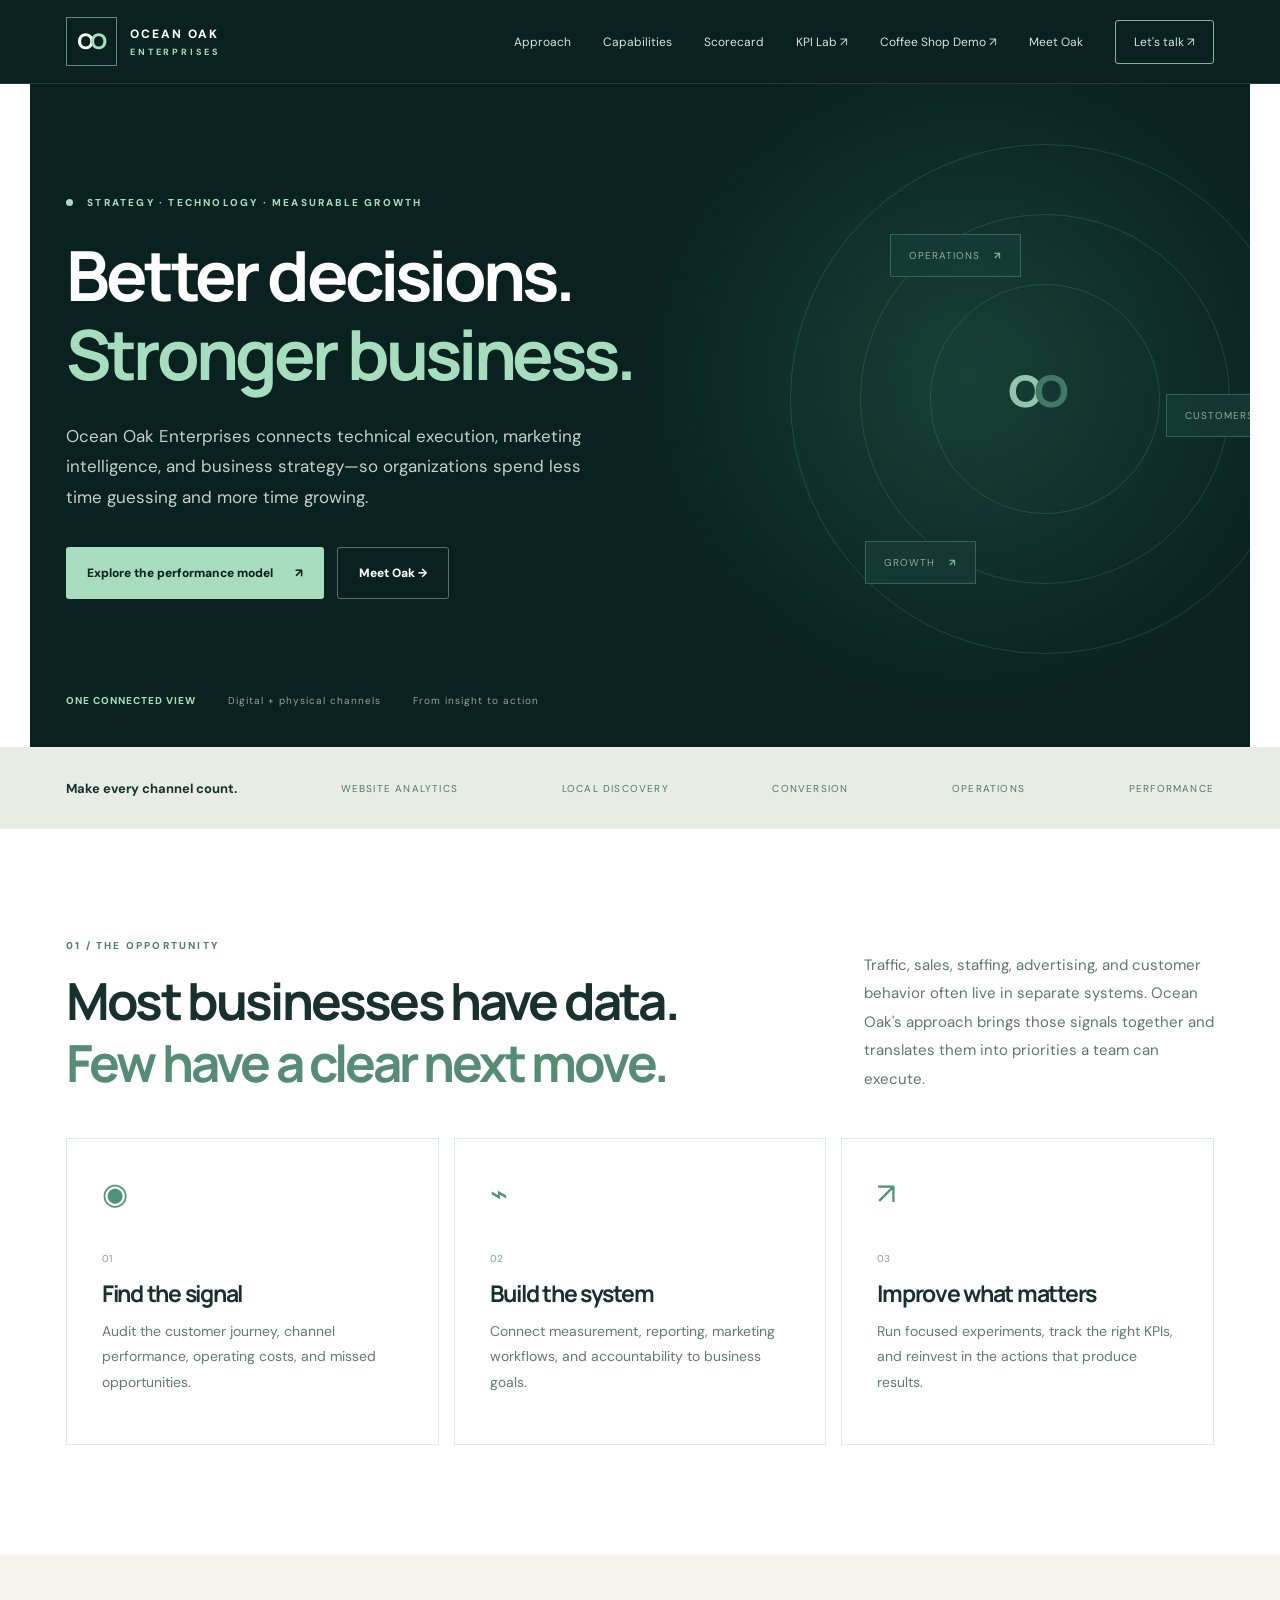
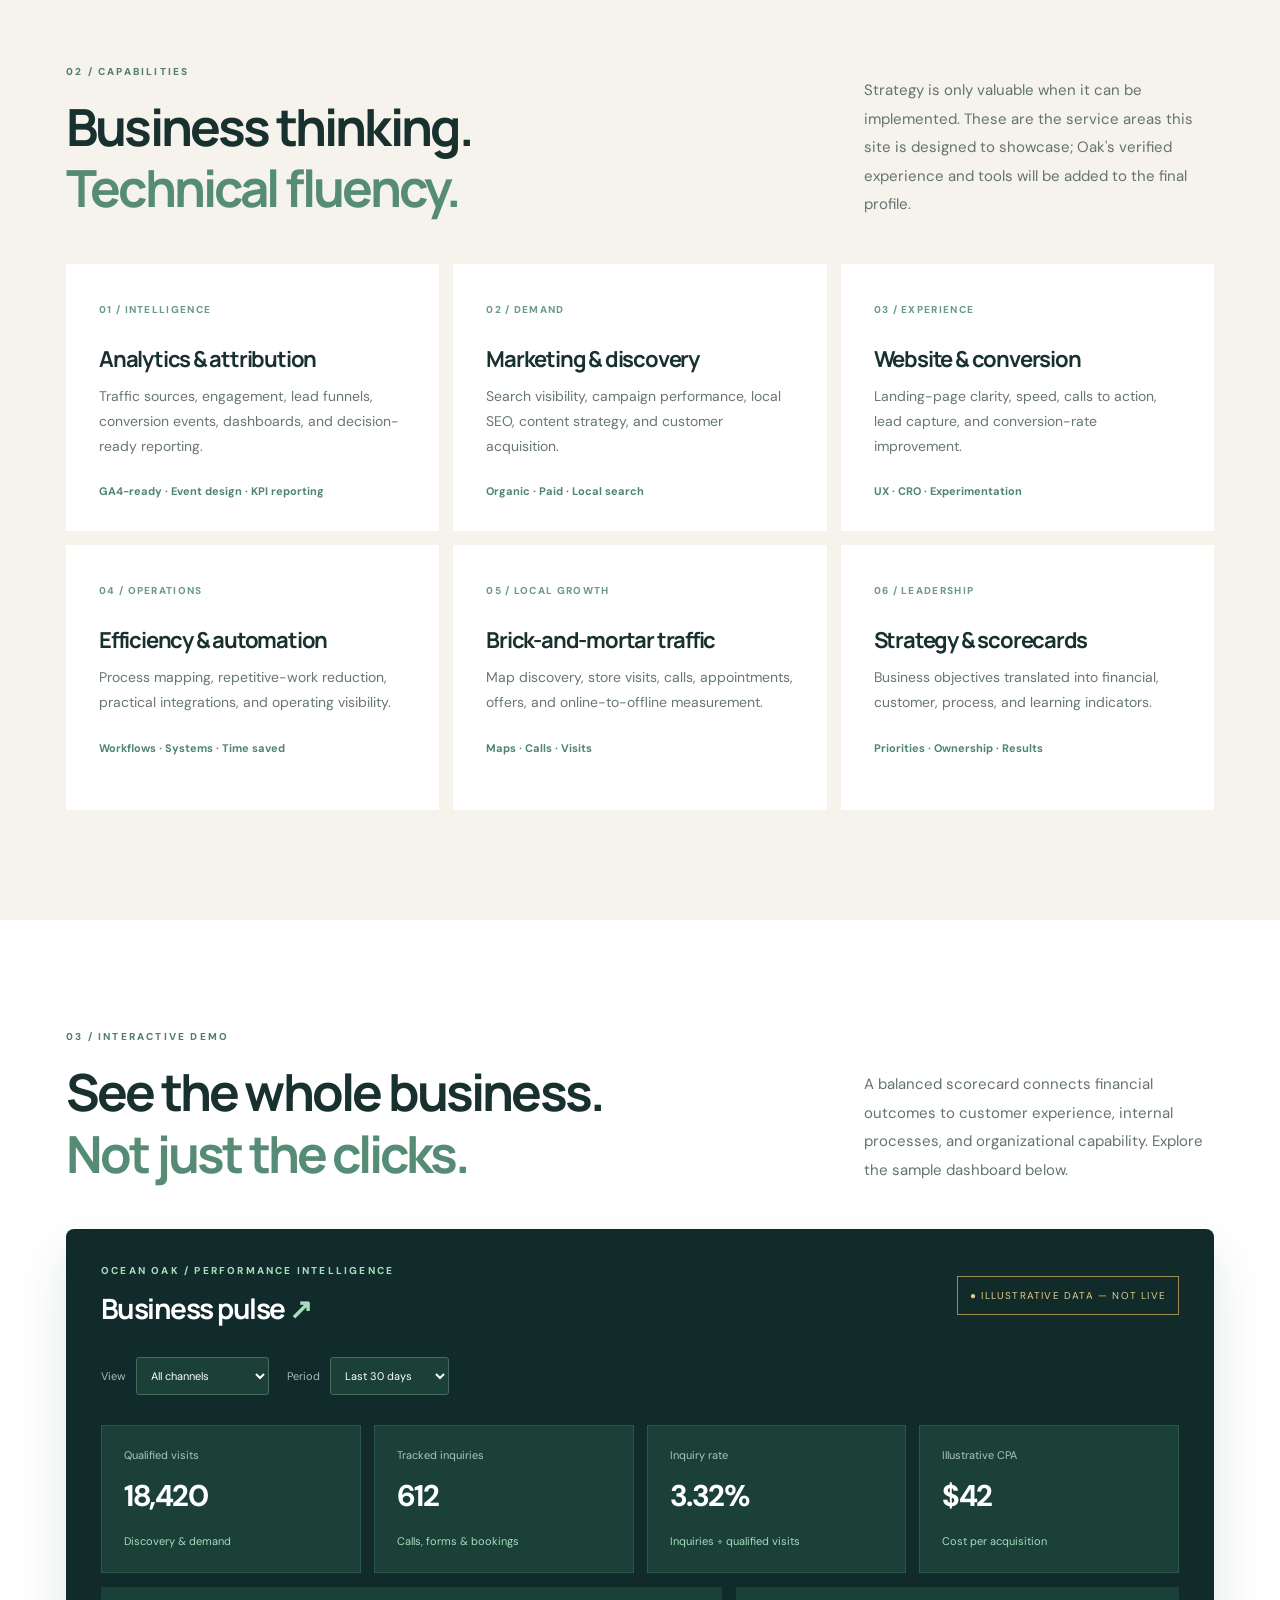
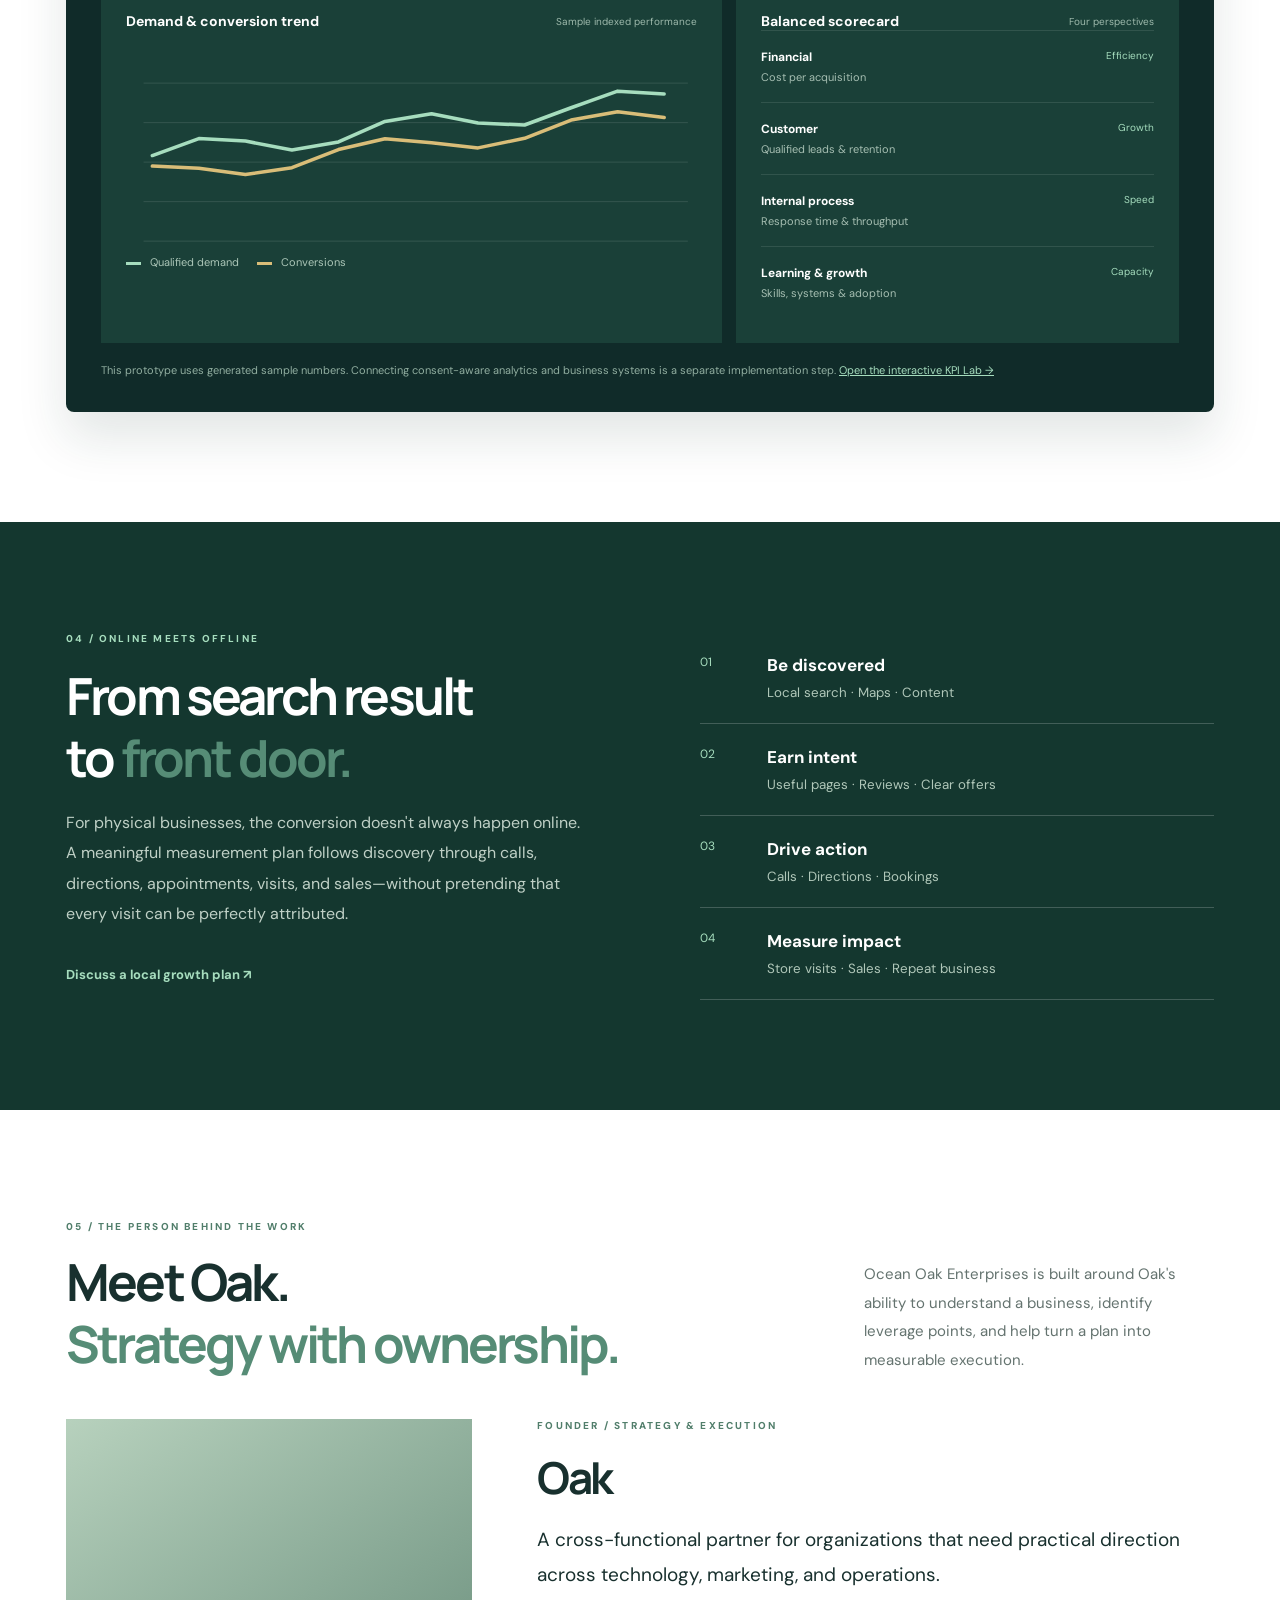
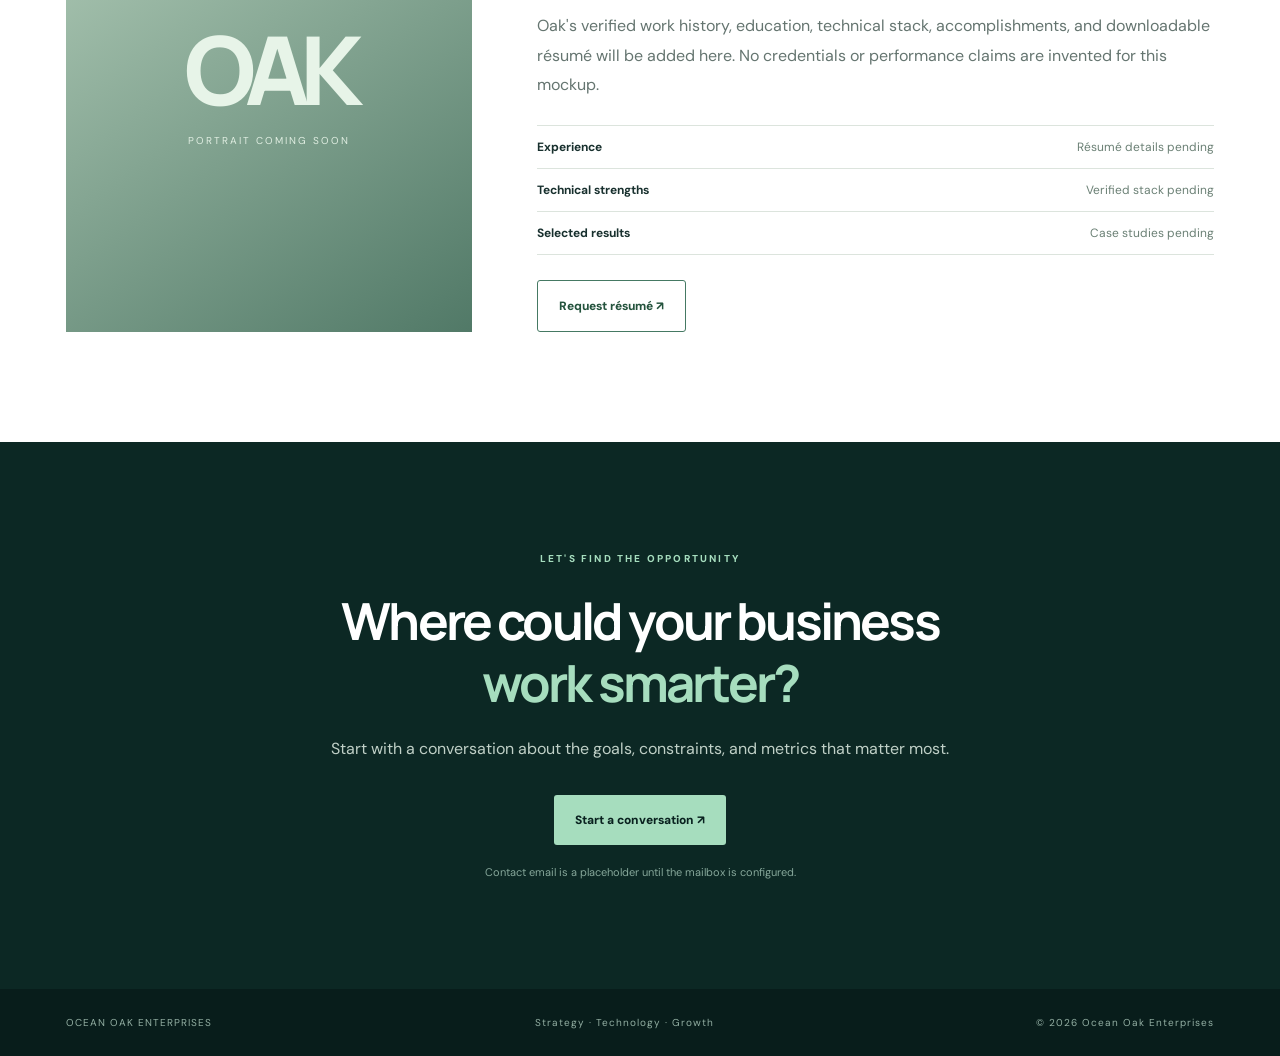
<file: index.html>
<!doctype html>
<html lang="en"><head><meta charset="utf-8"><meta name="viewport" content="width=device-width,initial-scale=1"><meta name="theme-color" content="#102c29"><meta name="description" content="Ocean Oak Enterprises helps businesses connect strategy, marketing, analytics and operational performance."><title>Ocean Oak Enterprises | Strategy into measurable growth</title><link rel="stylesheet" href="styles.css"></head>
<body><header class="top"><a class="brand" href="#top"><span class="brandmark">O<span>O</span></span><span>OCEAN OAK <small>ENTERPRISES</small></span></a><nav aria-label="Main navigation"><a href="#approach">Approach</a><a href="#capabilities">Capabilities</a><a href="#scorecard">Scorecard</a><a href="kpi.html">KPI Lab ↗</a><a href="coffee.html">Coffee Shop Demo ↗</a><a href="#oak">Meet Oak</a><a class="navcta" href="#contact">Let's talk ↗</a></nav><button class="menu" aria-label="Toggle menu" aria-expanded="false">☰</button></header>
<main id="top"><section class="hero wrap"><div class="eyebrow"><span class="dot"></span> STRATEGY · TECHNOLOGY · MEASURABLE GROWTH</div><h1>Better decisions.<br><em>Stronger business.</em></h1><p class="lede">Ocean Oak Enterprises connects technical execution, marketing intelligence, and business strategy—so organizations spend less time guessing and more time growing.</p><div class="actions"><a class="button primary" href="#scorecard">Explore the performance model <span>↗</span></a><a class="button ghost" href="#oak">Meet Oak →</a></div><div class="hero-foot"><span>ONE CONNECTED VIEW</span><span>Digital + physical channels</span><span>From insight to action</span></div><div class="hero-art" aria-hidden="true"><div class="orbit o1"></div><div class="orbit o2"></div><div class="orbit o3"></div><div class="center-symbol">O<span>O</span></div><div class="float f1">OPERATIONS <b>↗</b></div><div class="float f2">CUSTOMERS <b>↗</b></div><div class="float f3">GROWTH <b>↗</b></div></div></section>
<section class="strip"><div class="wrap strip-inner"><strong>Make every channel count.</strong><span>WEBSITE ANALYTICS</span><span>LOCAL DISCOVERY</span><span>CONVERSION</span><span>OPERATIONS</span><span>PERFORMANCE</span></div></section>
<section class="section wrap" id="approach"><div class="section-head"><div><div class="eyebrow dark">01 / THE OPPORTUNITY</div><h2>Most businesses have data.<br><em>Few have a clear next move.</em></h2></div><p>Traffic, sales, staffing, advertising, and customer behavior often live in separate systems. Ocean Oak's approach brings those signals together and translates them into priorities a team can execute.</p></div><div class="three"><article class="feature"><div class="icon">◉</div><span>01</span><h3>Find the signal</h3><p>Audit the customer journey, channel performance, operating costs, and missed opportunities.</p></article><article class="feature"><div class="icon">⌁</div><span>02</span><h3>Build the system</h3><p>Connect measurement, reporting, marketing workflows, and accountability to business goals.</p></article><article class="feature"><div class="icon">↗</div><span>03</span><h3>Improve what matters</h3><p>Run focused experiments, track the right KPIs, and reinvest in the actions that produce results.</p></article></div></section>
<section class="section cream" id="capabilities"><div class="wrap"><div class="section-head"><div><div class="eyebrow dark">02 / CAPABILITIES</div><h2>Business thinking.<br><em>Technical fluency.</em></h2></div><p>Strategy is only valuable when it can be implemented. These are the service areas this site is designed to showcase; Oak's verified experience and tools will be added to the final profile.</p></div><div class="cap-grid"><article><span>01 / INTELLIGENCE</span><h3>Analytics & attribution</h3><p>Traffic sources, engagement, lead funnels, conversion events, dashboards, and decision-ready reporting.</p><div class="tags">GA4-ready · Event design · KPI reporting</div></article><article><span>02 / DEMAND</span><h3>Marketing & discovery</h3><p>Search visibility, campaign performance, local SEO, content strategy, and customer acquisition.</p><div class="tags">Organic · Paid · Local search</div></article><article><span>03 / EXPERIENCE</span><h3>Website & conversion</h3><p>Landing-page clarity, speed, calls to action, lead capture, and conversion-rate improvement.</p><div class="tags">UX · CRO · Experimentation</div></article><article><span>04 / OPERATIONS</span><h3>Efficiency & automation</h3><p>Process mapping, repetitive-work reduction, practical integrations, and operating visibility.</p><div class="tags">Workflows · Systems · Time saved</div></article><article><span>05 / LOCAL GROWTH</span><h3>Brick-and-mortar traffic</h3><p>Map discovery, store visits, calls, appointments, offers, and online-to-offline measurement.</p><div class="tags">Maps · Calls · Visits</div></article><article><span>06 / LEADERSHIP</span><h3>Strategy & scorecards</h3><p>Business objectives translated into financial, customer, process, and learning indicators.</p><div class="tags">Priorities · Ownership · Results</div></article></div></div></section>
<section class="section wrap" id="scorecard"><div class="section-head"><div><div class="eyebrow dark">03 / INTERACTIVE DEMO</div><h2>See the whole business.<br><em>Not just the clicks.</em></h2></div><p>A balanced scorecard connects financial outcomes to customer experience, internal processes, and organizational capability. Explore the sample dashboard below.</p></div><div class="dashboard"><div class="dash-top"><div><div class="eyebrow">OCEAN OAK / PERFORMANCE INTELLIGENCE</div><h3>Business pulse <span>↗</span></h3></div><div class="demo-pill">● ILLUSTRATIVE DATA — NOT LIVE</div></div><div class="controls"><label>View <select id="channel"><option value="all">All channels</option><option value="digital">Digital</option><option value="physical">Physical locations</option></select></label><label>Period <select id="period"><option value="30">Last 30 days</option><option value="90">Last 90 days</option><option value="365">Last 12 months</option></select></label></div><div class="metrics" id="metrics" aria-live="polite"></div><div class="dash-bottom"><div class="chart-card"><div class="card-heading"><strong>Demand & conversion trend</strong><span>Sample indexed performance</span></div><svg id="trend" viewBox="0 0 650 230" role="img" aria-label="Illustrative trend chart"></svg><div class="legend"><span><i class="line-teal"></i> Qualified demand</span><span><i class="line-gold"></i> Conversions</span></div></div><div class="score-card"><div class="card-heading"><strong>Balanced scorecard</strong><span>Four perspectives</span></div><div class="score-row"><div><b>Financial</b><small>Cost per acquisition</small></div><span>Efficiency</span></div><div class="score-row"><div><b>Customer</b><small>Qualified leads & retention</small></div><span>Growth</span></div><div class="score-row"><div><b>Internal process</b><small>Response time & throughput</small></div><span>Speed</span></div><div class="score-row"><div><b>Learning & growth</b><small>Skills, systems & adoption</small></div><span>Capacity</span></div></div></div><div class="dash-note">This prototype uses generated sample numbers. Connecting consent-aware analytics and business systems is a separate implementation step. <a href="kpi.html" style="color:#a6ddbe;text-decoration:underline">Open the interactive KPI Lab →</a></div></div></section>
<section class="section split" id="local"><div class="wrap split-grid"><div><div class="eyebrow">04 / ONLINE MEETS OFFLINE</div><h2>From search result<br>to <em>front door.</em></h2><p>For physical businesses, the conversion doesn't always happen online. A meaningful measurement plan follows discovery through calls, directions, appointments, visits, and sales—without pretending that every visit can be perfectly attributed.</p><a href="#contact" class="text-link">Discuss a local growth plan ↗</a></div><div class="journey"><div><span>01</span><strong>Be discovered</strong><small>Local search · Maps · Content</small></div><div><span>02</span><strong>Earn intent</strong><small>Useful pages · Reviews · Clear offers</small></div><div><span>03</span><strong>Drive action</strong><small>Calls · Directions · Bookings</small></div><div><span>04</span><strong>Measure impact</strong><small>Store visits · Sales · Repeat business</small></div></div></div></section>
<section class="section wrap" id="oak"><div class="section-head"><div><div class="eyebrow dark">05 / THE PERSON BEHIND THE WORK</div><h2>Meet Oak.<br><em>Strategy with ownership.</em></h2></div><p>Ocean Oak Enterprises is built around Oak's ability to understand a business, identify leverage points, and help turn a plan into measurable execution.</p></div><div class="bio"><div class="portrait"><div class="monogram">OAK</div><small>PORTRAIT COMING SOON</small></div><div class="bio-copy"><div class="eyebrow dark">FOUNDER / STRATEGY & EXECUTION</div><h3>Oak</h3><p class="bio-lead">A cross-functional partner for organizations that need practical direction across technology, marketing, and operations.</p><p>Oak's verified work history, education, technical stack, accomplishments, and downloadable résumé will be added here. No credentials or performance claims are invented for this mockup.</p><div class="bio-facts"><div><b>Experience</b><span>Résumé details pending</span></div><div><b>Technical strengths</b><span>Verified stack pending</span></div><div><b>Selected results</b><span>Case studies pending</span></div></div><a class="button outline" href="mailto:hello@oceanoakenterprises.com?subject=Ocean%20Oak%20-%20Request%20a%20resume">Request résumé ↗</a></div></div></section>
<section class="contact" id="contact"><div class="wrap contact-inner"><div class="eyebrow">LET'S FIND THE OPPORTUNITY</div><h2>Where could your business<br><em>work smarter?</em></h2><p>Start with a conversation about the goals, constraints, and metrics that matter most.</p><a class="button light" href="mailto:hello@oceanoakenterprises.com?subject=Ocean%20Oak%20-%20Business%20inquiry">Start a conversation ↗</a><small>Contact email is a placeholder until the mailbox is configured.</small></div></section></main><footer><div class="wrap footer-inner"><span>OCEAN OAK ENTERPRISES</span><span>Strategy · Technology · Growth</span><span>© <span id="year"></span> Ocean Oak Enterprises</span></div></footer><script src="script.js" defer></script></body></html>
</file>
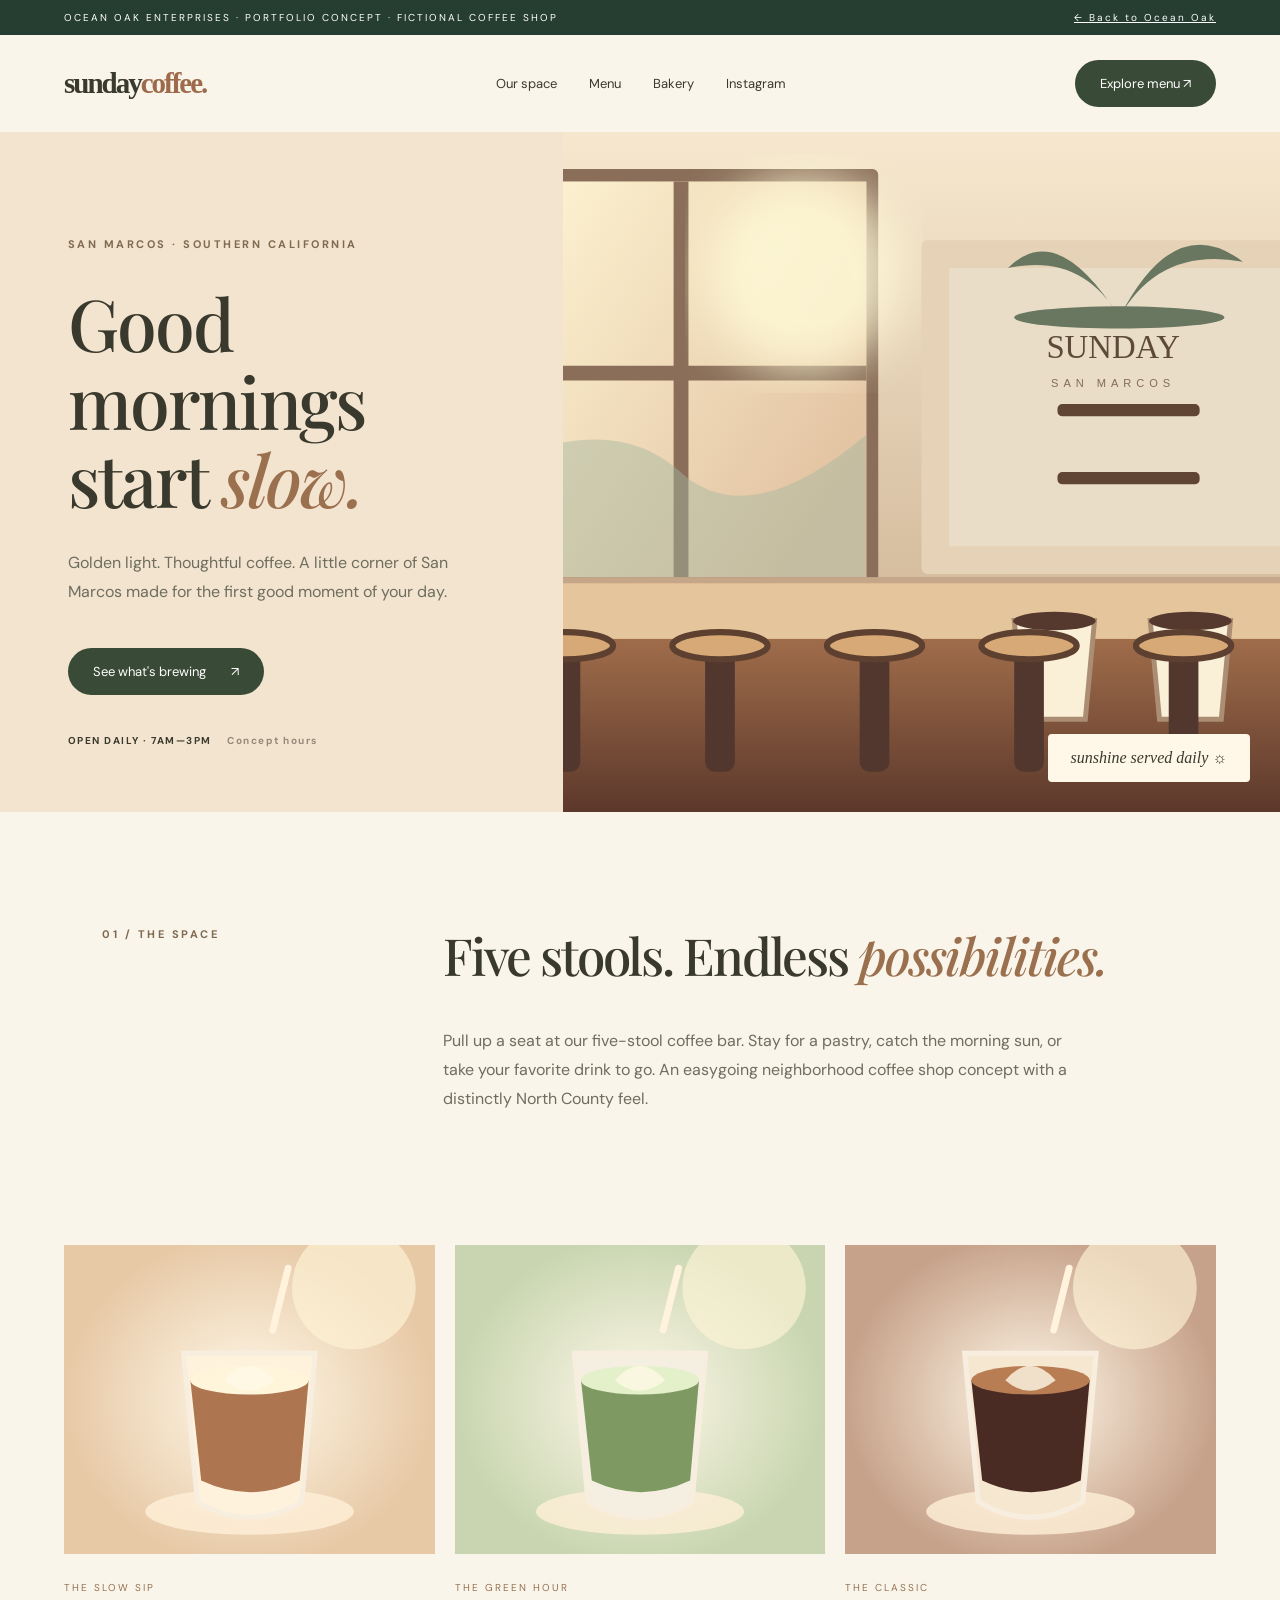
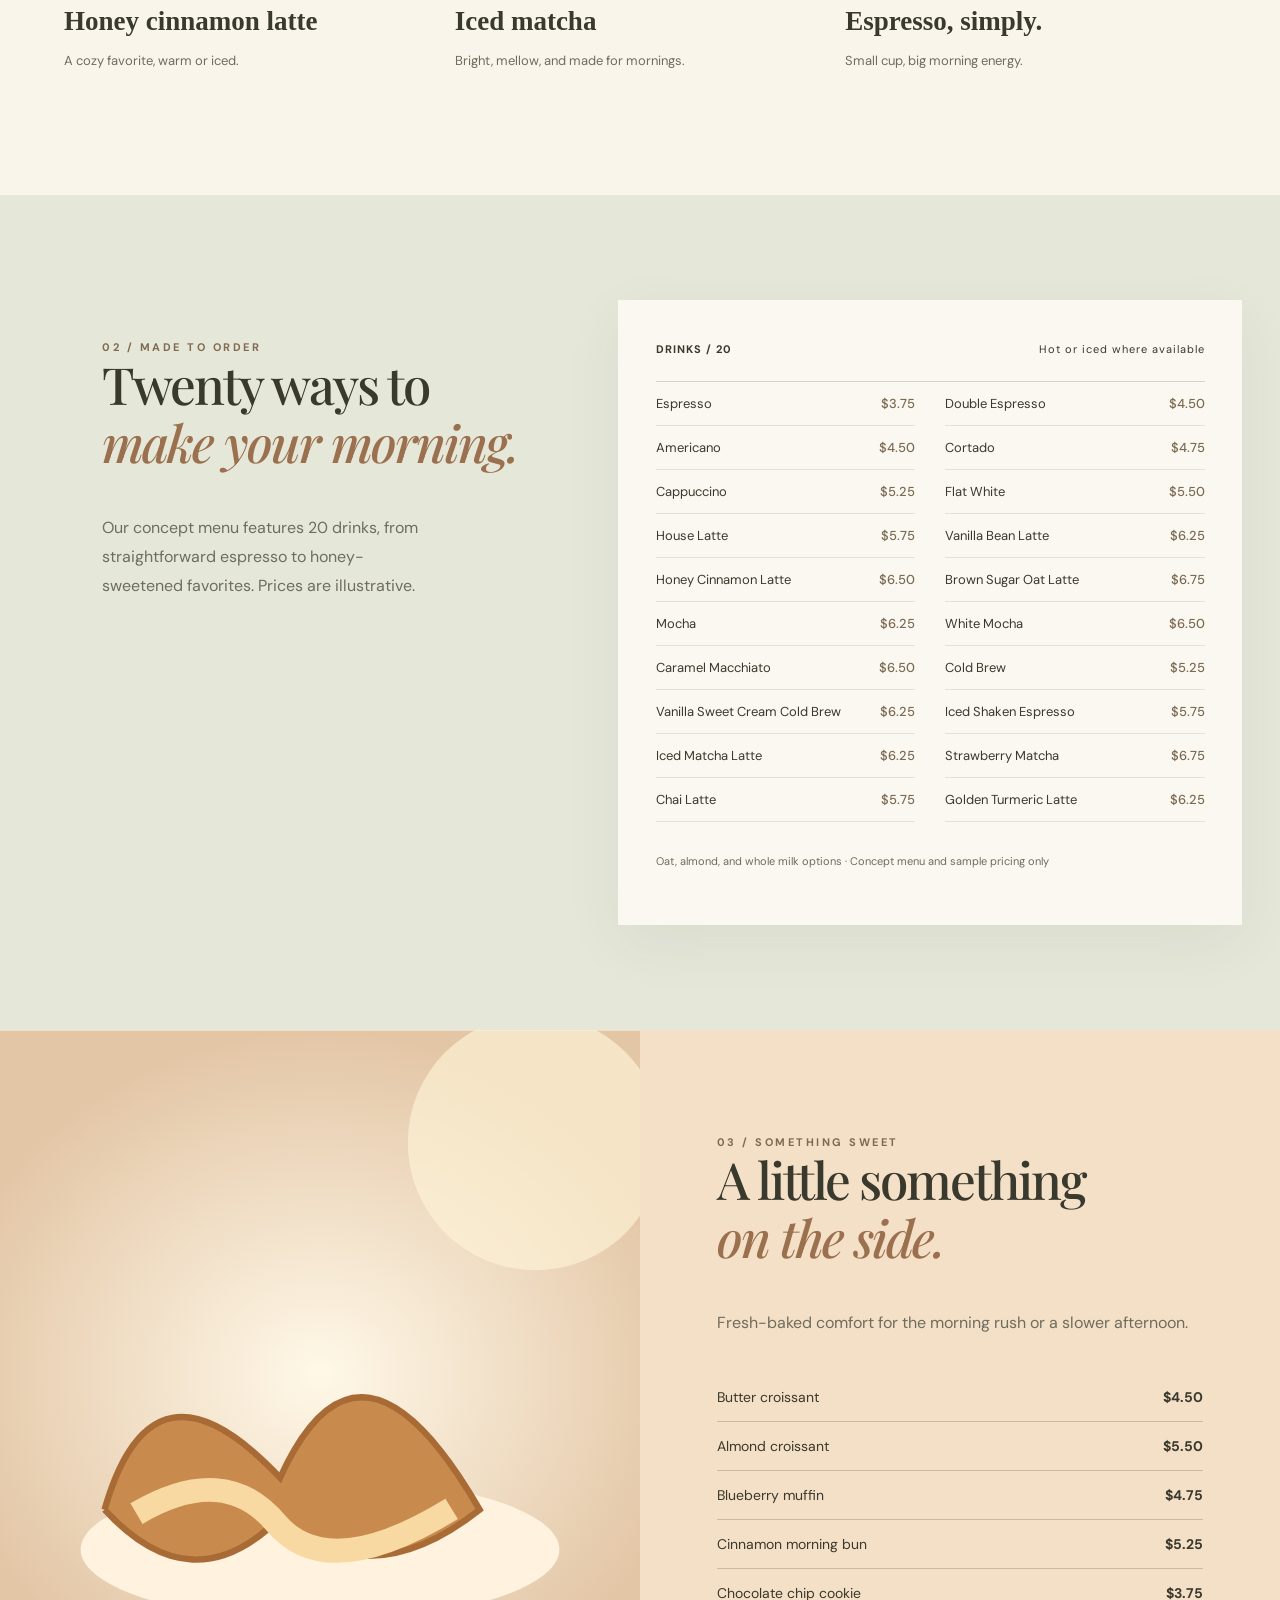
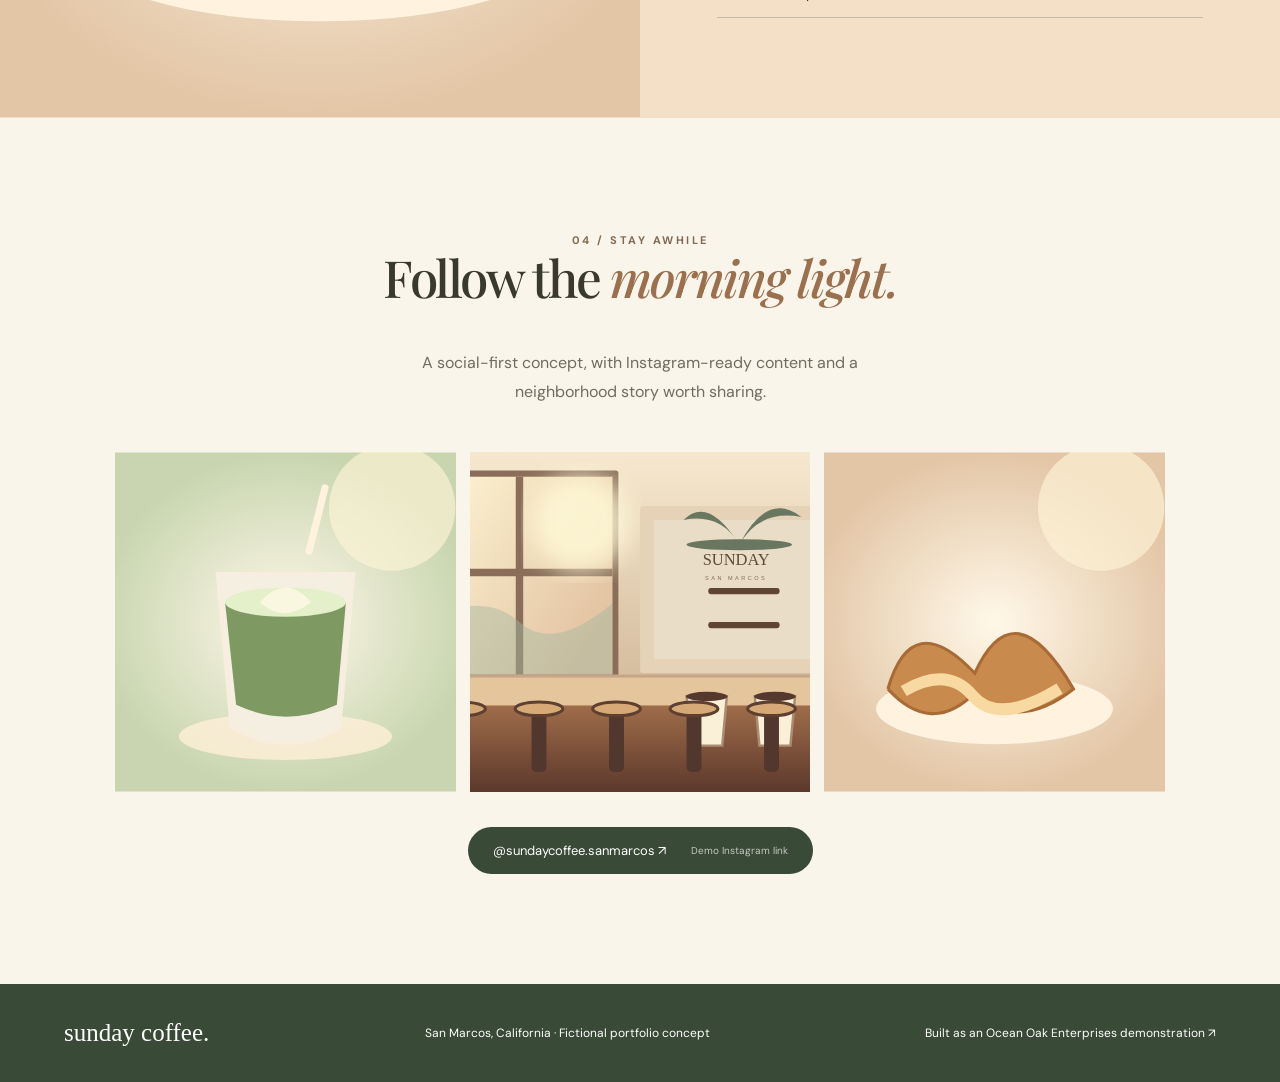
<file: coffee.html>
<!doctype html><html lang="en"><head><meta charset="utf-8"><meta name="viewport" content="width=device-width,initial-scale=1"><meta name="description" content="Concept coffee shop website designed as an Ocean Oak Enterprises portfolio demonstration."><title>Sunday Coffee · San Marcos | Ocean Oak Concept</title><link rel="stylesheet" href="coffee.css"></head><body><div class="demo-banner">OCEAN OAK ENTERPRISES · PORTFOLIO CONCEPT · FICTIONAL COFFEE SHOP <a href="index.html">← Back to Ocean Oak</a></div><header class="coffee-header"><a class="wordmark" href="#home">sunday<span>coffee.</span></a><nav><a href="#story">Our space</a><a href="#menu">Menu</a><a href="#pastries">Bakery</a><a href="#social">Instagram</a></nav><a class="order" href="#menu">Explore menu ↗</a></header><main><section class="hero" id="home"><div class="hero-copy"><div class="overline">SAN MARCOS · SOUTHERN CALIFORNIA</div><h1>Good mornings<br>start <em>slow.</em></h1><p>Golden light. Thoughtful coffee. A little corner of San Marcos made for the first good moment of your day.</p><a class="pill" href="#menu">See what's brewing <span>↗</span></a><div class="small-note">OPEN DAILY · 7AM—3PM <span>Concept hours</span></div></div><div class="hero-photo"><img src="images/san-marcos-coffee/morning-interior.svg" alt="Illustration of a sunlit Southern California coffee bar with five stools"><span class="photo-tag">sunshine served daily ☼</span></div></section><section class="intro" id="story"><span>01 / THE SPACE</span><div><h2>Five stools. Endless <i>possibilities.</i></h2><p>Pull up a seat at our five-stool coffee bar. Stay for a pastry, catch the morning sun, or take your favorite drink to go. An easygoing neighborhood coffee shop concept with a distinctly North County feel.</p></div></section><section class="feature-grid"><div class="feature"><img src="images/san-marcos-coffee/honey-latte.svg" alt="Illustrated honey cinnamon latte"><span>THE SLOW SIP</span><h3>Honey cinnamon latte</h3><p>A cozy favorite, warm or iced.</p></div><div class="feature"><img src="images/san-marcos-coffee/iced-matcha.svg" alt="Illustrated iced matcha"><span>THE GREEN HOUR</span><h3>Iced matcha</h3><p>Bright, mellow, and made for mornings.</p></div><div class="feature"><img src="images/san-marcos-coffee/espresso.svg" alt="Illustrated espresso"><span>THE CLASSIC</span><h3>Espresso, simply.</h3><p>Small cup, big morning energy.</p></div></section><section class="menu-section" id="menu"><div class="menu-heading"><span>02 / MADE TO ORDER</span><h2>Twenty ways to<br><em>make your morning.</em></h2><p>Our concept menu features 20 drinks, from straightforward espresso to honey-sweetened favorites. Prices are illustrative.</p></div><div class="menu-card"><div class="menu-card-head"><b>DRINKS / 20</b><span>Hot or iced where available</span></div><div class="menu-list"><div class="menu-row"><span>Espresso</span><b>$3.75</b></div><div class="menu-row"><span>Double Espresso</span><b>$4.50</b></div><div class="menu-row"><span>Americano</span><b>$4.50</b></div><div class="menu-row"><span>Cortado</span><b>$4.75</b></div><div class="menu-row"><span>Cappuccino</span><b>$5.25</b></div><div class="menu-row"><span>Flat White</span><b>$5.50</b></div><div class="menu-row"><span>House Latte</span><b>$5.75</b></div><div class="menu-row"><span>Vanilla Bean Latte</span><b>$6.25</b></div><div class="menu-row"><span>Honey Cinnamon Latte</span><b>$6.50</b></div><div class="menu-row"><span>Brown Sugar Oat Latte</span><b>$6.75</b></div><div class="menu-row"><span>Mocha</span><b>$6.25</b></div><div class="menu-row"><span>White Mocha</span><b>$6.50</b></div><div class="menu-row"><span>Caramel Macchiato</span><b>$6.50</b></div><div class="menu-row"><span>Cold Brew</span><b>$5.25</b></div><div class="menu-row"><span>Vanilla Sweet Cream Cold Brew</span><b>$6.25</b></div><div class="menu-row"><span>Iced Shaken Espresso</span><b>$5.75</b></div><div class="menu-row"><span>Iced Matcha Latte</span><b>$6.25</b></div><div class="menu-row"><span>Strawberry Matcha</span><b>$6.75</b></div><div class="menu-row"><span>Chai Latte</span><b>$5.75</b></div><div class="menu-row"><span>Golden Turmeric Latte</span><b>$6.25</b></div></div><p class="fine">Oat, almond, and whole milk options · Concept menu and sample pricing only</p></div></section><section class="bakery" id="pastries"><div class="bakery-photo"><img src="images/san-marcos-coffee/pastry-case.svg" alt="Illustration of a flaky golden pastry"></div><div class="bakery-copy"><span>03 / SOMETHING SWEET</span><h2>A little something<br><em>on the side.</em></h2><p>Fresh-baked comfort for the morning rush or a slower afternoon.</p><div class="pastry-list"><div>Butter croissant <b>$4.50</b></div><div>Almond croissant <b>$5.50</b></div><div>Blueberry muffin <b>$4.75</b></div><div>Cinnamon morning bun <b>$5.25</b></div><div>Chocolate chip cookie <b>$3.75</b></div></div></div></section><section class="social" id="social"><span>04 / STAY AWHILE</span><h2>Follow the <em>morning light.</em></h2><p>A social-first concept, with Instagram-ready content and a neighborhood story worth sharing.</p><div class="social-grid"><img src="images/san-marcos-coffee/iced-matcha.svg" alt="Matcha concept post"><img src="images/san-marcos-coffee/morning-interior.svg" alt="Coffee shop concept post"><img src="images/san-marcos-coffee/pastry-case.svg" alt="Pastry concept post"></div><a class="pill social-link" href="#social" onclick="alert('Demo only: Instagram account not connected.');return false;">@sundaycoffee.sanmarcos ↗ <small>Demo Instagram link</small></a></section></main><footer><strong>sunday coffee.</strong><span>San Marcos, California · Fictional portfolio concept</span><a href="index.html">Built as an Ocean Oak Enterprises demonstration ↗</a></footer></body></html>
</file>
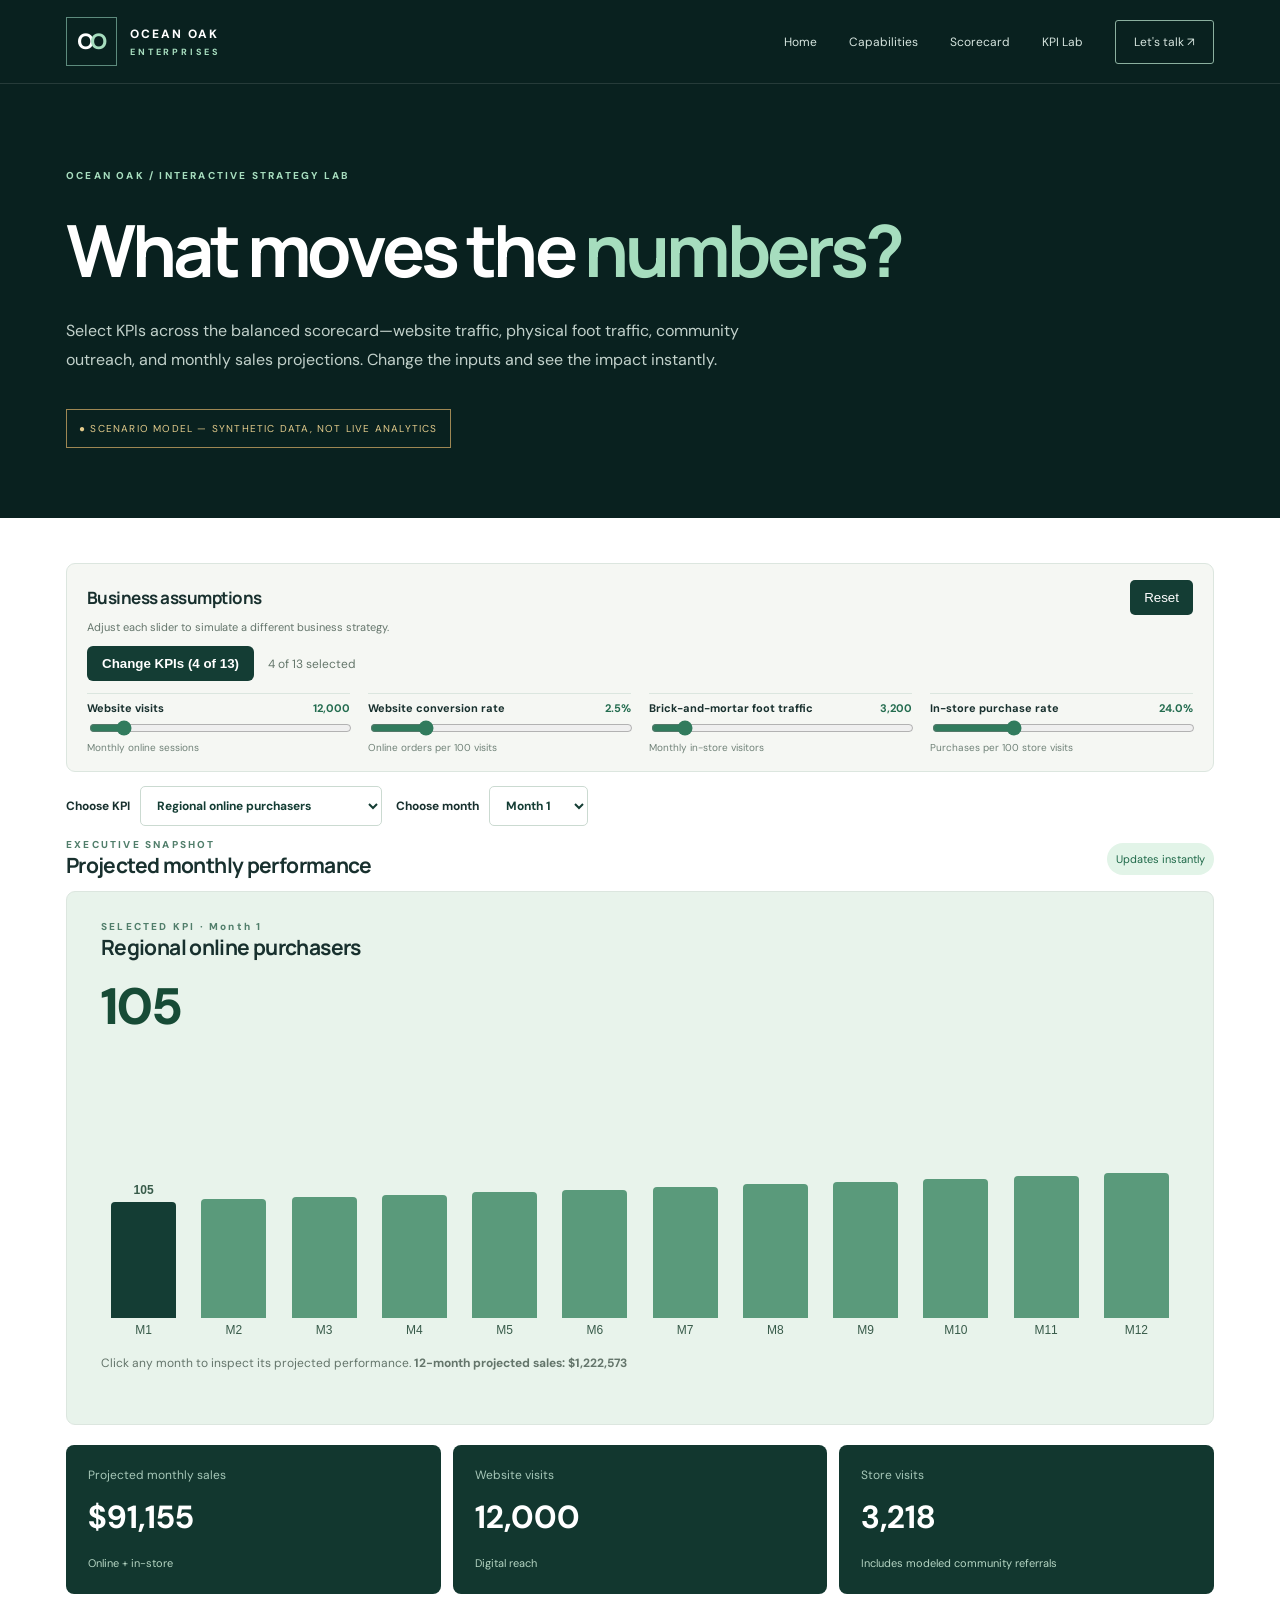
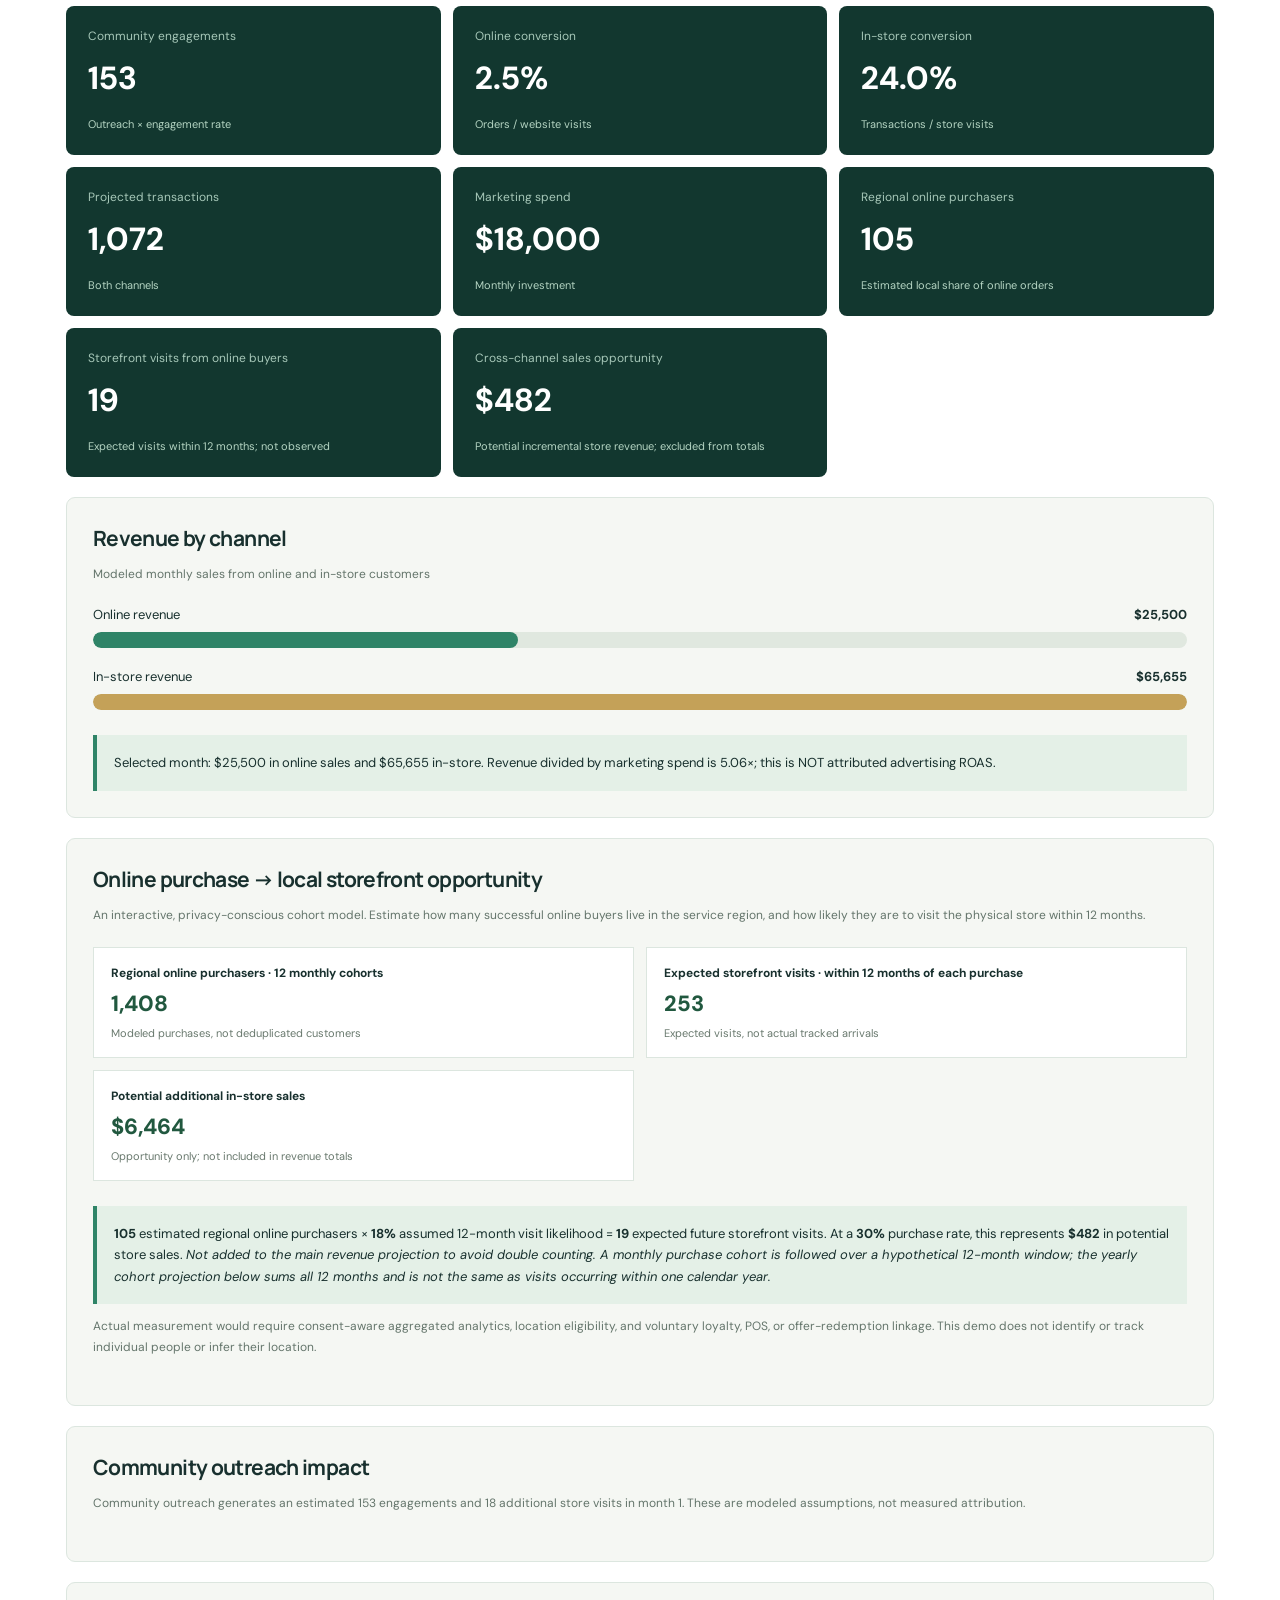
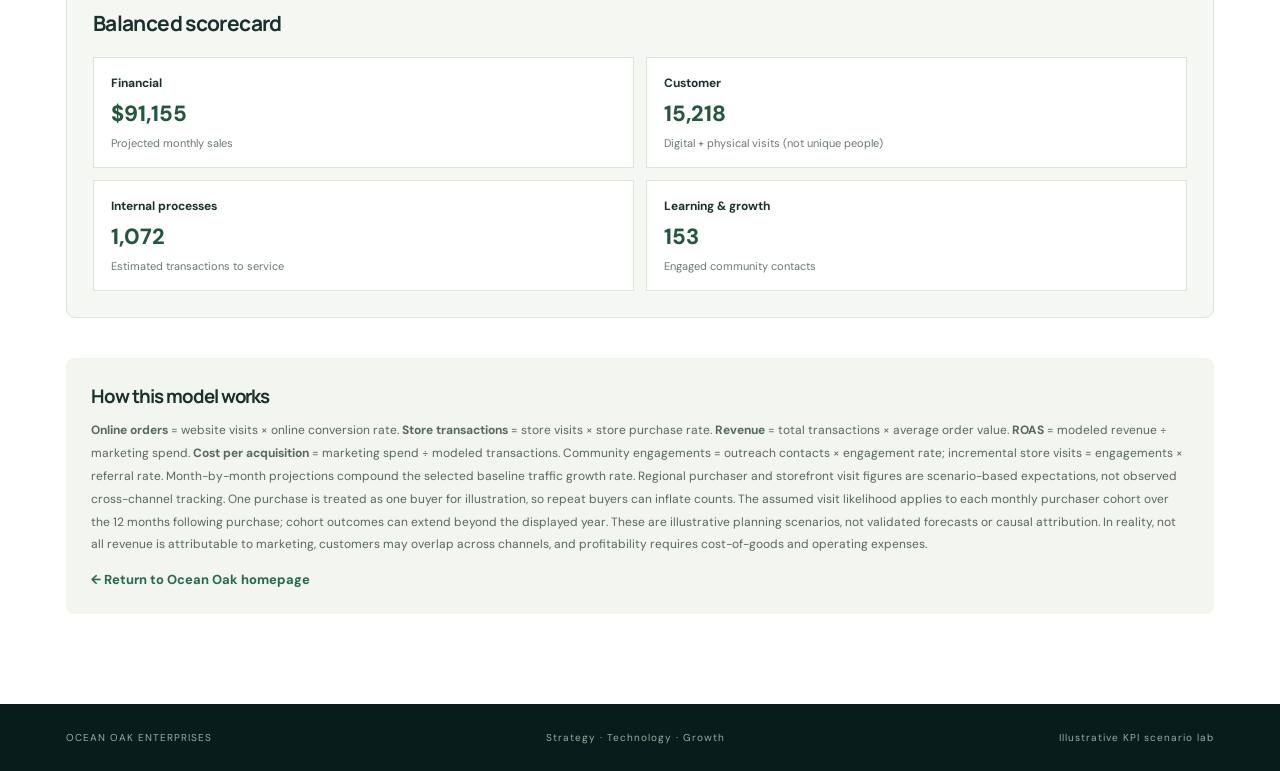
<file: kpi.html>
<!doctype html><html lang="en"><head><meta charset="utf-8"><meta name="viewport" content="width=device-width,initial-scale=1"><meta name="description" content="Interactive business KPI scenario planner from Ocean Oak Enterprises"><title>KPI Lab | Ocean Oak Enterprises</title><link rel="stylesheet" href="styles.css"><link rel="stylesheet" href="kpi.css"></head><body><header class="top"><a class="brand" href="index.html"><span class="brandmark">O<span>O</span></span><span>OCEAN OAK <small>ENTERPRISES</small></span></a><nav aria-label="Main navigation"><a href="index.html">Home</a><a href="index.html#capabilities">Capabilities</a><a href="index.html#scorecard">Scorecard</a><a href="kpi.html" aria-current="page">KPI Lab</a><a class="navcta" href="index.html#contact">Let's talk ↗</a></nav><button class="menu" aria-label="Toggle menu" aria-expanded="false">☰</button></header><main><section class="kpi-hero"><div class="wrap"><div class="eyebrow">OCEAN OAK / INTERACTIVE STRATEGY LAB</div><h1>What moves the <em>numbers?</em></h1><p>Select KPIs across the balanced scorecard—website traffic, physical foot traffic, community outreach, and monthly sales projections. Change the inputs and see the impact instantly.</p><div class="demo-pill">● SCENARIO MODEL — SYNTHETIC DATA, NOT LIVE ANALYTICS</div></div></section><section class="wrap kpi-main"><div class="lab-grid"><aside class="panel inputs"><div class="panel-head"><h2>Business assumptions</h2><button type="button" id="reset">Reset</button></div><p class="hint">Adjust each slider to simulate a different business strategy.</p><div class="kpi-controls"><button type="button" id="chooseSliders" aria-expanded="false" aria-controls="sliderPicker">Choose 4 KPIs</button><span id="selectedCount" aria-live="polite"></span></div><div id="sliderPicker" class="slider-picker" hidden><p>Select exactly four assumptions to display.</p><div id="sliderChoices"></div><button type="button" id="applySliders" disabled>Show selected KPIs</button></div><div id="sliders"></div></aside><div class="outputs"><div class="selector-row"><label>Choose KPI <select id="metric"><option value="regionalBuyers">Regional online purchasers</option><option value="crossVisits">Online-to-store visits (expected)</option><option value="crossSales">Online-to-store sales opportunity</option><option value="revenue">Total monthly sales</option><option value="online">Online sales</option><option value="store">In-store sales</option><option value="web">Website traffic</option><option value="foot">Brick-and-mortar traffic</option><option value="community">Community engagement</option><option value="orders">Transactions</option></select></label><label>Choose month <select id="month"><option value="0">Month 1</option><option value="1">Month 2</option><option value="2">Month 3</option><option value="3">Month 4</option><option value="4">Month 5</option><option value="5">Month 6</option><option value="6">Month 7</option><option value="7">Month 8</option><option value="8">Month 9</option><option value="9">Month 10</option><option value="10">Month 11</option><option value="11">Month 12</option></select></label></div><div class="out-head"><div><div class="eyebrow dark">EXECUTIVE SNAPSHOT</div><h2>Projected monthly performance</h2></div><span class="badge">Updates instantly</span></div><div class="panel metric-feature"><div class="eyebrow dark">SELECTED KPI · <span id="period">Month 1</span></div><h3 id="metricTitle">Total sales projection</h3><div id="metricValue" class="metric-number"></div><div id="forecast" class="forecast" aria-label="Interactive twelve month KPI projection"></div><div class="hint">Click any month to inspect its projected performance. <strong>12-month projected sales: <span id="projectionTotal"></span></strong></div></div><div class="kpi-cards" id="cards" aria-live="polite"></div><div class="panel"><h3>Revenue by channel</h3><p class="hint">Modeled monthly sales from online and in-store customers</p><div class="bars"><div class="bar-label"><span>Online revenue</span><strong id="onlineLabel"></strong></div><div class="track"><div class="fill online" id="onlineBar"></div></div><div class="bar-label"><span>In-store revenue</span><strong id="storeLabel"></strong></div><div class="track"><div class="fill store" id="storeBar"></div></div></div><div class="insight" id="insight"></div></div><div class="panel"><h3>Online purchase → local storefront opportunity</h3><p class="hint">An interactive, privacy-conscious cohort model. Estimate how many successful online buyers live in the service region, and how likely they are to visit the physical store within 12 months.</p><div class="score-grid"><div class="score-cell"><strong>Regional online purchasers · 12 monthly cohorts</strong><span id="regionalYear"></span><small>Modeled purchases, not deduplicated customers</small></div><div class="score-cell"><strong>Expected storefront visits · within 12 months of each purchase</strong><span id="crossYear"></span><small>Expected visits, not actual tracked arrivals</small></div><div class="score-cell"><strong>Potential additional in-store sales</strong><span id="crossRevenueYear"></span><small>Opportunity only; not included in revenue totals</small></div></div><div class="insight" id="crossDetail"></div><p class="hint">Actual measurement would require consent-aware aggregated analytics, location eligibility, and voluntary loyalty, POS, or offer-redemption linkage. This demo does not identify or track individual people or infer their location.</p></div><div class="panel"><h3>Community outreach impact</h3><p id="communityDetail" class="hint"></p></div><div class="panel"><h3>Balanced scorecard</h3><div class="score-grid" id="scoregrid"></div></div></div></div><div class="method"><h3>How this model works</h3><p><strong>Online orders</strong> = website visits × online conversion rate. <strong>Store transactions</strong> = store visits × store purchase rate. <strong>Revenue</strong> = total transactions × average order value. <strong>ROAS</strong> = modeled revenue ÷ marketing spend. <strong>Cost per acquisition</strong> = marketing spend ÷ modeled transactions. Community engagements = outreach contacts × engagement rate; incremental store visits = engagements × referral rate. Month-by-month projections compound the selected baseline traffic growth rate. Regional purchaser and storefront visit figures are scenario-based expectations, not observed cross-channel tracking. One purchase is treated as one buyer for illustration, so repeat buyers can inflate counts. The assumed visit likelihood applies to each monthly purchaser cohort over the 12 months following purchase; cohort outcomes can extend beyond the displayed year. These are illustrative planning scenarios, not validated forecasts or causal attribution. In reality, not all revenue is attributable to marketing, customers may overlap across channels, and profitability requires cost-of-goods and operating expenses.</p><a href="index.html">← Return to Ocean Oak homepage</a></div></section></main><footer><div class="wrap footer-inner"><span>OCEAN OAK ENTERPRISES</span><span>Strategy · Technology · Growth</span><span>Illustrative KPI scenario lab</span></div></footer><script src="kpi.js" defer></script></body></html>
</file>
<file: styles.css>
@import url('https://fonts.googleapis.com/css2?family=DM+Sans:wght@400;500;600;700&family=Manrope:wght@400;500;600;700;800&display=swap');
:root{--forest:#102c29;--deep:#09211f;--mint:#a6ddbe;--cream:#f5f3eb;--ink:#18302e;--muted:#687976;--gold:#d9bd78}*{box-sizing:border-box}html{scroll-behavior:smooth}body{margin:0;font-family:'DM Sans',sans-serif;color:var(--ink);background:#fff}h1,h2,h3,p{margin-top:0}h1,h2,h3{font-family:Manrope,sans-serif;letter-spacing:-.055em}a{text-decoration:none;color:inherit}.wrap{max-width:1220px;margin:auto;padding-left:36px;padding-right:36px}.top{height:84px;background:var(--deep);color:white;display:flex;align-items:center;justify-content:space-between;padding:0 max(36px,calc((100vw - 1148px)/2));border-bottom:1px solid #ffffff1e;position:relative;z-index:10}.brand{display:flex;gap:13px;align-items:center;font-size:12px;letter-spacing:.16em;font-weight:800}.brand small{display:block;font-size:9px;letter-spacing:.31em;color:var(--mint);margin-top:4px}.brandmark{font-size:22px;letter-spacing:-.2em;border:1px solid #5d8b7d;padding:9px 14px 9px 10px}.brandmark span{color:var(--mint)}nav{display:flex;gap:32px;align-items:center;font-size:12px;color:#d5e4de}nav a:hover{color:var(--mint)}.navcta{border:1px solid #8bb09f;padding:13px 18px;border-radius:3px}.menu{display:none}.hero{background:var(--deep);color:#fff;min-height:630px;position:relative;overflow:hidden;padding-top:112px;padding-bottom:40px}.hero:before{content:"";position:absolute;inset:0;background:radial-gradient(circle at 77% 44%,#275f4f80,transparent 35%);pointer-events:none}.eyebrow{font-size:10px;letter-spacing:.22em;font-weight:800;color:var(--mint);position:relative}.eyebrow.dark{color:#517e6b}.dot{display:inline-block;width:7px;height:7px;background:var(--mint);border-radius:50%;margin-right:10px}.hero h1{position:relative;font-size:clamp(46px,5.4vw,77px);line-height:1.14;max-width:770px;margin:27px 0}.hero h1 em,.section h2 em,.split h2 em,.contact h2 em{font-style:normal;color:var(--mint)}.lede{position:relative;color:#c2d1cb;max-width:535px;font-size:17px;line-height:1.8}.actions{display:flex;gap:13px;margin-top:35px;position:relative}.button{display:inline-flex;align-items:center;justify-content:space-between;gap:22px;font-size:12px;font-weight:800;padding:17px 21px;border-radius:3px;transition:transform .2s}.button:hover{transform:translateY(-2px)}.primary{background:var(--mint);color:var(--deep)}.ghost{border:1px solid #57746c;color:#fff}.hero-foot{position:relative;display:flex;gap:32px;font-size:10px;color:#8aa99e;letter-spacing:.1em;margin-top:95px}.hero-foot span:first-child{color:var(--mint);font-weight:800}.hero-art{position:absolute;width:530px;height:530px;right:-60px;top:50px;opacity:.75}.orbit{position:absolute;border:1px solid #79c4a742;border-radius:50%;top:50%;left:50%;transform:translate(-50%,-50%)}.o1{width:230px;height:230px}.o2{width:370px;height:370px}.o3{width:510px;height:510px}.center-symbol{position:absolute;left:43%;top:43%;font-size:45px;font-weight:800;letter-spacing:-.2em;color:#c0f2d5}.center-symbol span{color:#548e79}.float{position:absolute;background:#173d36;border:1px solid #467565;padding:14px 18px;font-size:10px;letter-spacing:.1em;color:#b9d6c9}.float b{color:var(--mint);margin-left:10px}.f1{top:100px;left:110px}.f2{right:15px;top:260px}.f3{bottom:80px;left:85px}.strip{background:#e7ede5}.strip-inner{min-height:82px;display:flex;align-items:center;justify-content:space-between;gap:16px;flex-wrap:wrap;font-size:10px;letter-spacing:.12em;color:#577369}.strip strong{font-size:13px;color:var(--ink);letter-spacing:0}.section{padding-top:110px;padding-bottom:110px}.section-head{display:grid;grid-template-columns:1.35fr .65fr;gap:70px;align-items:end;margin-bottom:45px}.section h2,.split h2,.contact h2{font-size:clamp(34px,4vw,56px);line-height:1.2;margin:18px 0 0}.section h2 em{color:#568c76}.section-head p{color:#64736f;font-size:15px;line-height:1.9;margin-bottom:0}.three{display:grid;grid-template-columns:repeat(3,1fr);gap:15px}.feature{border:1px solid #e0e8e2;padding:35px;min-height:285px}.feature .icon{font-size:30px;color:#4d9278;margin-bottom:33px}.feature>span{color:#8b9b94;font-size:10px}.feature h3{font-size:23px;margin:10px 0}.feature p,.cap-grid p{font-size:14px;color:#677772;line-height:1.8}.cream{background:var(--cream)}.cap-grid{display:grid;grid-template-columns:repeat(3,1fr);gap:14px}.cap-grid article{background:#fff;padding:33px;min-height:265px}.cap-grid article>span{font-size:10px;letter-spacing:.13em;color:#6c9b85;font-weight:800}.cap-grid h3{font-size:22px;margin:26px 0 10px}.tags{font-size:11px;color:#4e856e;margin-top:25px;font-weight:700}.dashboard{background:#102b29;border-radius:8px;padding:35px;color:white;box-shadow:0 25px 50px #173a2c20}.dash-top{display:flex;justify-content:space-between;align-items:center;gap:20px}.dash-top h3{font-size:28px;margin:12px 0 0}.dash-top h3 span{color:var(--mint)}.demo-pill{font-size:10px;letter-spacing:.12em;color:#e3cb8b;border:1px solid #9e8753;padding:12px}.controls{display:flex;gap:18px;margin:30px 0}.controls label{font-size:11px;color:#a6c0b4;display:flex;align-items:center;gap:10px}select{border:1px solid #48695e;border-radius:3px;padding:10px;background:#1a4038;color:white;font:inherit}.metrics{display:grid;grid-template-columns:repeat(4,1fr);gap:13px}.metric{background:#1a4038;padding:22px;border:1px solid #2b574a}.metric small{display:block;color:#acc6b8;font-size:11px}.metric b{display:block;font-size:30px;letter-spacing:-.05em;margin:14px 0}.metric span{color:var(--mint);font-size:11px}.dash-bottom{display:grid;grid-template-columns:1.4fr 1fr;gap:14px;margin-top:14px}.chart-card,.score-card{background:#1a4038;padding:25px}.card-heading{display:flex;justify-content:space-between;gap:12px;align-items:center}.card-heading strong{font-size:14px}.card-heading span{font-size:10px;color:#9eb9ac}.chart-card svg{width:100%;margin-top:18px}.legend{display:flex;gap:18px;font-size:11px;color:#acc6b8}.legend i{display:inline-block;width:15px;height:3px;vertical-align:middle;margin-right:6px}.line-teal{background:#a6ddbe}.line-gold{background:#d9bd78}.score-row{display:flex;justify-content:space-between;gap:12px;border-top:1px solid #ffffff1a;padding:18px 0}.score-row:first-of-type{margin-top:20px}.score-row b{display:block;font-size:12px}.score-row small{display:block;color:#a6beb2;margin-top:5px;font-size:11px}.score-row>span{font-size:10px;color:var(--mint)}.dash-note{font-size:11px;color:#91aea0;margin-top:20px}.split{background:#14372f;color:white}.split-grid{display:grid;grid-template-columns:1fr 1fr;gap:120px}.split h2{margin:20px 0}.split p{color:#bfd0c6;line-height:1.9}.text-link{color:var(--mint);font-weight:700;font-size:13px;display:inline-block;margin-top:20px}.journey>div{padding:22px 0;border-bottom:1px solid #ffffff32;display:grid;grid-template-columns:55px 1fr;column-gap:12px}.journey span{color:var(--mint);font-size:12px;grid-row:span 2}.journey strong{font-size:17px}.journey small{color:#b0c7b9;margin-top:8px}.bio{display:grid;grid-template-columns:.75fr 1.25fr;gap:65px}.portrait{background:linear-gradient(145deg,#b7d1bd,#517967);min-height:445px;display:flex;flex-direction:column;align-items:center;justify-content:center}.monogram{font-size:95px;font-family:Manrope,sans-serif;letter-spacing:-.1em;color:#e7f4e8;font-weight:800}.portrait small{font-size:10px;letter-spacing:.2em;color:#e0eee2}.bio-copy h3{font-size:44px;margin:15px 0}.bio-copy p{line-height:1.85;color:#657570}.bio-lead{font-size:19px!important;color:var(--ink)!important}.bio-facts{border-top:1px solid #dce4dd;margin:25px 0}.bio-facts>div{display:flex;justify-content:space-between;gap:15px;padding:13px 0;border-bottom:1px solid #dce4dd;font-size:12px}.bio-facts span{color:#6b8075}.outline{border:1px solid #457963;color:#24533d}.contact{background:#0c2824;color:white;padding:110px 0;text-align:center}.contact h2{margin:25px 0}.contact p{color:#c0d0c7}.light{background:var(--mint);color:var(--deep);margin:20px 0}.contact small{display:block;color:#86a79a;font-size:11px}footer{background:#081d1b;color:#93afa3}.footer-inner{display:flex;justify-content:space-between;gap:20px;padding-top:27px;padding-bottom:27px;font-size:10px;letter-spacing:.1em}@media(max-width:1000px){.hero-art{opacity:.22;right:-160px}.section-head{gap:35px}.cap-grid{grid-template-columns:repeat(2,1fr)}.split-grid{gap:45px}}@media(max-width:700px){.wrap{padding-left:22px;padding-right:22px}.top{padding:0 22px;height:70px}nav{display:none;position:absolute;top:70px;left:0;right:0;background:var(--deep);padding:25px;flex-direction:column;align-items:stretch}nav.open{display:flex}.menu{display:block;background:none;border:0;color:white;font-size:25px}.hero{padding-top:90px;min-height:630px}.hero h1{font-size:47px}.hero-foot{flex-wrap:wrap;margin-top:65px}.hero-art{right:-300px}.section{padding-top:75px;padding-bottom:75px}.section-head,.split-grid,.bio{grid-template-columns:1fr;gap:24px}.three,.cap-grid,.metrics,.dash-bottom{grid-template-columns:1fr}.metrics{grid-template-columns:repeat(2,1fr)}.dashboard{padding:18px}.dash-top,.controls{flex-wrap:wrap}.card-heading{flex-wrap:wrap}.strip-inner{padding-top:20px;padding-bottom:20px}.feature{min-height:unset}.portrait{min-height:280px}.footer-inner{flex-direction:column}.actions{flex-wrap:wrap}}
</file>
<file: coffee.css>
@import url('https://fonts.googleapis.com/css2?family=DM+Sans:wght@400;500;600;700&family=Playfair+Display:ital,wght@0,500;0,600;1,500&display=swap');:root{--ink:#39392d;--cream:#faf5ea;--sage:#6e7860;--peach:#f3ddbf}*{box-sizing:border-box}html{scroll-behavior:smooth}body{margin:0;background:var(--cream);color:var(--ink);font-family:'DM Sans',sans-serif}a{color:inherit;text-decoration:none}.demo-banner{background:#263d32;color:#fff;padding:11px 5%;font-size:10px;letter-spacing:2px;display:flex;justify-content:space-between;gap:20px}.demo-banner a{text-decoration:underline;white-space:nowrap}.coffee-header{display:flex;align-items:center;justify-content:space-between;padding:25px 5%;gap:20px}.wordmark{font-family:Georgia,serif;font-size:29px;font-weight:bold;letter-spacing:-2px}.wordmark span{color:#9d6b4c}.coffee-header nav{display:flex;gap:32px;font-size:13px}.order,.pill{background:#394a36;color:#fff;border-radius:99px;padding:15px 25px;font-size:13px;display:inline-flex;gap:25px;align-items:center}.hero{display:grid;grid-template-columns:44% 56%;min-height:680px;background:#f3e4cf}.hero-copy{padding:105px 7% 65px 12%;display:flex;align-items:flex-start;flex-direction:column}.overline,.intro>span,.menu-heading>span,.bakery-copy>span,.social>span{font-size:11px;letter-spacing:2.5px;font-weight:700;color:#806a51}h1,h2,h3,p{margin-top:0}h1,h2{font-family:'Playfair Display',Georgia,serif;font-weight:500;letter-spacing:-2px}h1{font-size:clamp(55px,5.6vw,96px);line-height:1.09;margin:32px 0}em,h2 i{font-weight:500;color:#9b704f}p{line-height:1.8;color:#6e6d5e}.hero-copy p{max-width:390px;font-size:16px}.hero-copy .pill{margin-top:25px}.small-note{margin-top:auto;font-size:10px;letter-spacing:1.5px;font-weight:700}.small-note span{color:#948978;margin-left:12px}.hero-photo{position:relative;min-height:500px;overflow:hidden}.hero-photo img{width:100%;height:100%;object-fit:cover;position:absolute}.photo-tag{position:absolute;bottom:30px;right:30px;background:#fff8e9;padding:15px 23px;border-radius:4px;font-family:Georgia,serif;font-style:italic}.intro{padding:115px 8%;display:grid;grid-template-columns:28% 1fr;gap:40px}.intro h2,.menu-heading h2,.bakery h2,.social h2{font-size:clamp(43px,4vw,70px);line-height:1.13}.intro p{max-width:650px}.feature-grid{display:grid;grid-template-columns:repeat(3,1fr);gap:20px;padding:0 5% 110px}.feature img{width:100%;aspect-ratio:1.2;object-fit:cover}.feature span{display:block;font-size:10px;letter-spacing:2px;color:#967252;margin-top:22px}.feature h3{font-family:Georgia,serif;font-size:27px;margin:12px 0}.feature p{font-size:13px}.menu-section{background:#e5e7d9;padding:105px 8%;display:grid;grid-template-columns:42% 58%;gap:6%}.menu-heading{padding-top:35px}.menu-heading p{max-width:340px}.menu-card{background:#faf8f0;padding:42px 6%;box-shadow:0 18px 55px #394a3611}.menu-card-head{display:flex;justify-content:space-between;font-size:11px;letter-spacing:1px;padding-bottom:25px;border-bottom:1px solid #d5d6c7}.menu-list{display:grid;grid-template-columns:1fr 1fr;gap:0 30px}.menu-row{display:flex;justify-content:space-between;gap:12px;padding:13px 0;border-bottom:1px solid #e3e2d7;font-size:13px}.menu-row b{font-weight:500;white-space:nowrap;color:#7c6a53}.fine{font-size:11px;margin-top:30px}.bakery{display:grid;grid-template-columns:50% 50%;background:#f4dfc7}.bakery-photo img{width:100%;height:100%;object-fit:cover;min-height:560px}.bakery-copy{padding:100px 12%}.pastry-list{margin-top:35px}.pastry-list div{display:flex;justify-content:space-between;padding:15px 0;border-bottom:1px solid #c9b9a7;font-size:14px}.social{text-align:center;padding:110px 5%}.social p{max-width:450px;margin:0 auto 45px}.social-grid{display:grid;grid-template-columns:repeat(3,1fr);gap:14px;max-width:1050px;margin:auto}.social-grid img{width:100%;aspect-ratio:1;object-fit:cover}.social-link{margin-top:35px}.social-link small{font-size:10px;opacity:.7}footer{padding:35px 5%;background:#394a36;color:#fff;display:flex;justify-content:space-between;gap:20px;align-items:center;font-size:12px}footer strong{font:25px Georgia,serif}@media(max-width:850px){.coffee-header nav{display:none}.hero,.menu-section,.bakery{grid-template-columns:1fr}.hero-copy{padding:70px 8%}.hero-photo{min-height:380px}.intro{grid-template-columns:1fr;padding:65px 7%}.feature-grid{grid-template-columns:1fr;padding-bottom:65px}.menu-section{padding:70px 5%;gap:30px}.menu-card{padding:25px}.menu-list{grid-template-columns:1fr}.bakery-copy{padding:70px 8%}footer{flex-direction:column;align-items:flex-start}.demo-banner{font-size:9px;letter-spacing:.6px}}
</file>
<file: kpi.css>
.kpi-hero{background:#09211f;color:#fff;padding:85px 0 70px}.kpi-hero h1{font-size:clamp(43px,6vw,72px);margin:18px 0}.kpi-hero h1 em{font-style:normal;color:#a6ddbe}.kpi-hero p{max-width:710px;color:#c2d1cb;line-height:1.8}.kpi-hero .demo-pill{display:inline-block;margin-top:18px}.kpi-main{padding-top:45px;padding-bottom:90px;background:#fff}.lab-grid{display:grid;grid-template-columns:330px 1fr;gap:22px;align-items:start}.panel{background:#f5f7f3;border:1px solid #dce6df;padding:26px;border-radius:9px;margin-bottom:20px}.panel h2,.panel h3,.out-head h2{margin:0;font-size:21px;letter-spacing:-.03em}.panel-head,.out-head{display:flex;align-items:center;justify-content:space-between;gap:12px}.panel-head button{background:#143d34;border:0;color:#fff;border-radius:5px;padding:10px 14px;cursor:pointer}.hint{font-size:12px;color:#64756b;line-height:1.7;margin:12px 0 22px}.slider-row{border-top:1px solid #dbe6df;padding:17px 0}.slider-top{display:flex;justify-content:space-between;gap:12px;font-size:12px;font-weight:700}.slider-top output{color:#236c4f;font-size:13px}.slider-row input{width:100%;accent-color:#317b5d;margin-top:12px;cursor:pointer}.slider-row small{display:block;color:#708278;line-height:1.5}.out-head{margin:8px 0 22px}.badge{font-size:11px;background:#e2f4e8;padding:9px;color:#1f6949;border-radius:20px}.kpi-cards{display:grid;grid-template-columns:repeat(3,1fr);gap:12px;margin-bottom:20px}.kpi-tile{background:#12372f;color:#fff;padding:22px;border-radius:8px;min-height:128px}.kpi-tile small{color:#a6c7b8;display:block;font-size:12px}.kpi-tile b{display:block;font-size:clamp(23px,2.7vw,32px);margin:13px 0}.kpi-tile span{font-size:11px;color:#b4d4c2}.bars{margin-top:20px}.bar-label{display:flex;justify-content:space-between;font-size:13px;margin:20px 0 9px}.track{height:16px;background:#e0e8df;border-radius:20px;overflow:hidden}.fill{height:100%;width:0;transition:width .2s;border-radius:20px}.online{background:#2f8467}.store{background:#c4a158}.insight{background:#e4f0e7;padding:17px;margin-top:25px;border-left:4px solid #2f8467;font-size:13px;line-height:1.65}.score-grid{display:grid;grid-template-columns:repeat(2,1fr);gap:12px;margin-top:20px}.score-cell{background:white;border:1px solid #dce6df;padding:17px}.score-cell strong,.score-cell span,.score-cell small{display:block}.score-cell strong{font-size:12px}.score-cell span{font-size:22px;font-weight:800;margin:8px 0;color:#21583f}.score-cell small{font-size:11px;color:#69796e}.method{background:#f3f5ef;padding:25px;margin-top:20px;border-radius:8px}.method h3{margin:0 0 10px}.method p{font-size:12px;line-height:1.9;color:#55695e}.method a{font-size:13px;color:#236b4c;font-weight:700}@media(max-width:950px){.lab-grid{grid-template-columns:1fr}.kpi-cards{grid-template-columns:repeat(2,1fr)}}@media(max-width:600px){.kpi-cards,.score-grid{grid-template-columns:1fr}.out-head{flex-wrap:wrap}.kpi-hero{padding:55px 0}}.selector-row{display:flex;flex-wrap:wrap;gap:14px;margin:0 0 22px}.selector-row label{font-size:12px;font-weight:700;display:flex;align-items:center;gap:10px}.selector-row select{border:1px solid #cbdad1;border-radius:5px;padding:10px 12px;background:#fff;color:#143d34;font:inherit}.metric-feature{background:#e8f3eb}.metric-number{font-size:clamp(34px,4vw,53px);font-weight:800;color:#174b36;margin:12px 0}.forecast{display:grid;grid-template-columns:repeat(12,minmax(0,1fr));gap:5px;align-items:end;margin:20px 0 15px;min-height:185px}.forecast-col{background:transparent;border:0;cursor:pointer;display:flex;flex-direction:column;align-items:center;justify-content:end;gap:5px;min-width:0;color:#385b4a}.forecast-bar{width:100%;max-width:35px;background:#5a9a7b;border-radius:4px 4px 0 0;display:block;transition:height .2s}.forecast-col.selected .forecast-bar{background:#143d34}.forecast-col small{font-size:10px}.forecast-value{font-size:10px;white-space:nowrap;font-weight:800;min-height:13px}.forecast-col:focus-visible{outline:2px solid #143d34}@media(max-width:600px){.forecast{gap:2px}.forecast-col small{font-size:8px}.forecast-value{font-size:8px}}

/* Dashboard-first layout: compact assumptions above the primary visualization. */
@media (min-width: 951px) {
  .lab-grid { grid-template-columns: minmax(0,1fr); gap: 14px; }
  .lab-grid > .inputs { margin-bottom: 0; padding: 16px 20px 12px; }
  .inputs .panel-head h2 { font-size: 17px; }
  .inputs .hint { margin: 3px 0 10px; font-size: 11px; }
  .inputs #sliders { display: grid; grid-template-columns: repeat(4,minmax(0,1fr)); column-gap: 18px; row-gap: 2px; }
  .inputs .slider-row { padding: 7px 0 5px; min-width: 0; }
  .inputs .slider-top { font-size: 11px; gap: 6px; }
  .inputs .slider-top output { font-size: 11px; white-space: nowrap; }
  .inputs .slider-row input { margin-top: 5px; }
  .inputs .slider-row small { font-size: 10px; line-height: 1.3; }
  .outputs .selector-row { margin-bottom: 12px; }
  .outputs .out-head { margin: 0 0 12px; }
  .outputs .metric-feature { padding: 28px 34px; }
  .outputs .forecast { min-height: 280px; margin-top: 18px; }
  .outputs .forecast-bar { max-width: 65px; }
  .outputs .forecast-col small { font-size: 12px; }
  .outputs .forecast-value { font-size: 12px; }
}
@media (min-width: 951px) and (max-width: 1150px) {
  .inputs #sliders { grid-template-columns: repeat(3,minmax(0,1fr)); }
}
@media (max-width: 950px) {
  .lab-grid > .inputs { padding: 15px; }
  .inputs #sliders { display:grid; grid-template-columns: repeat(2,minmax(0,1fr)); gap: 4px 14px; }
  .inputs .slider-row { padding: 9px 0; }
  .inputs .slider-row small { font-size: 10px; }
  .forecast { min-height: 225px; }
}
@media (max-width: 520px) {
  .inputs #sliders { grid-template-columns: 1fr; }
}

/* Four-KPI selector: the graph remains the dominant feature. */
.kpi-controls{display:flex;align-items:center;gap:14px;margin:8px 0 12px}.kpi-controls button,.slider-picker>button{border:0;background:#143d34;color:white;padding:10px 15px;border-radius:6px;font-weight:700;cursor:pointer}.kpi-controls span{font-size:12px;color:#65776b}.slider-picker{padding:16px;margin:0 0 15px;background:#e7efe9;border:1px solid #b9d1c3;border-radius:8px}.slider-picker[hidden],.slider-row[hidden]{display:none!important}.slider-picker p{margin:0 0 12px;font-size:13px}.slider-picker #sliderChoices{display:grid;grid-template-columns:repeat(3,minmax(0,1fr));gap:8px 14px;margin-bottom:14px}.slider-picker .choice{display:flex;align-items:flex-start;gap:8px;font-size:12px;cursor:pointer}.slider-picker .choice input{accent-color:#216449;margin-top:2px}.slider-picker>button:disabled{opacity:.45;cursor:not-allowed}@media(max-width:700px){.slider-picker #sliderChoices{grid-template-columns:repeat(2,minmax(0,1fr))}}@media(max-width:460px){.slider-picker #sliderChoices{grid-template-columns:1fr}}
</file>
